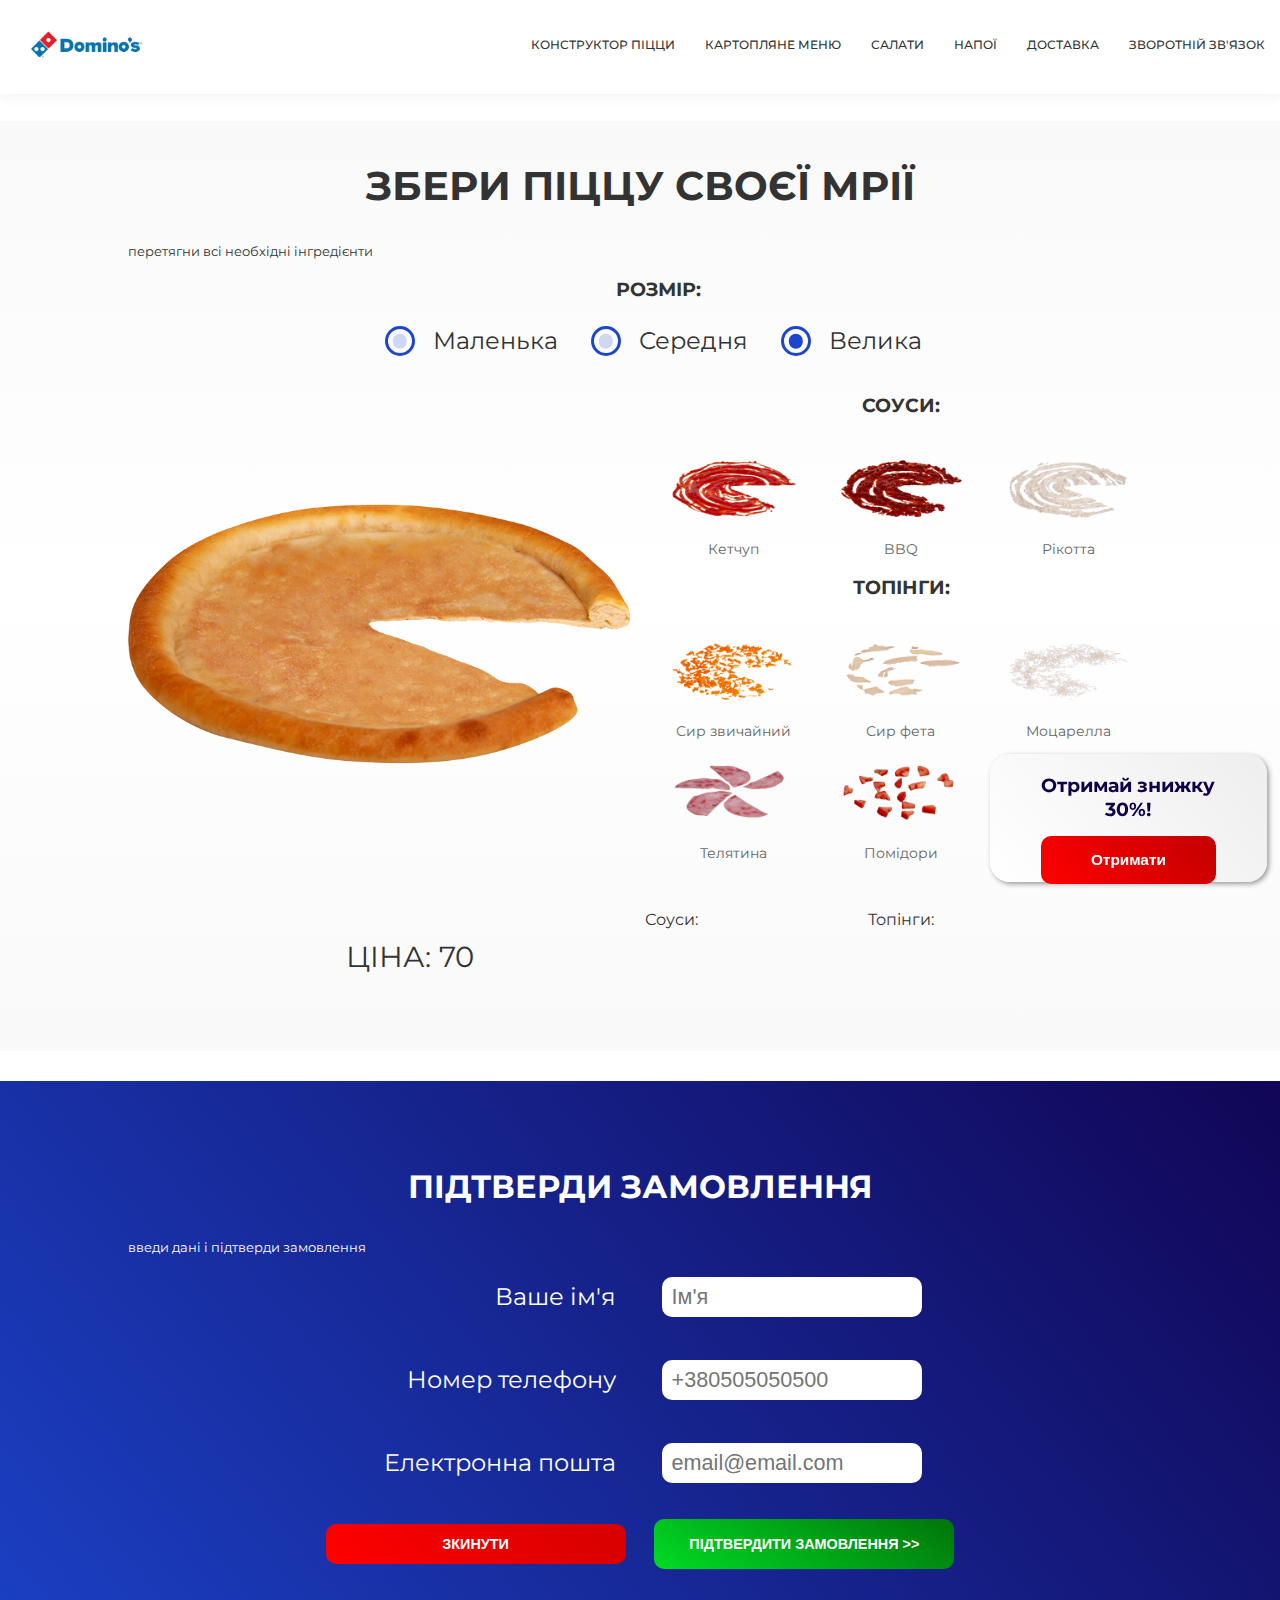
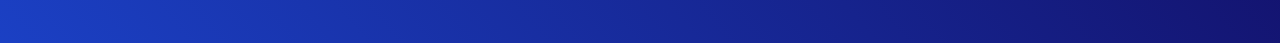
<file: index.html>
<!DOCTYPE html>
<html lang="uk">

<head>
    <meta charset="UTF-8">
    <meta name="viewport" content="width=device-width, initial-scale=1.0">
    <meta http-equiv="X-UA-Compatible" content="ie=edge">
    <title>Піцерія Domino's Pizza</title>
    <link href="https://fonts.googleapis.com/css?family=Montserrat&display=swap" rel="stylesheet">
    <link rel="stylesheet" href="./styles/styles.css">
    <script src="./code/index.js" type="module"></script>
</head>
    <body>
        <header>
            <div class="wrapper">
                    <a href="./index.html"><img id="logo" src="./pizza_pictures/Dominos.png" alt="Логотип Dominos"></a>
                <nav>
                    <ul>
                        <li>Конструктор піцци</li>
                        <li>Картопляне меню</li>
                        <li>Салати</li>
                        <li>Напої</li>
                        <li>Доставка</li>
                        <li>Зворотній зв'язок</li>
                    </ul>
                </nav>
            </div>
        </header>
        <main>
            <h1>Збери піццу своєї мрії</h1>
            <sub>перетягни всi необхiднi iнгредiєнти</sub>
            <div id="banner">Отримай знижку 30%!<br>
                <button id="button">Отримати</button>
            </div>
            <h3>Розмiр:</h3>
            <form id='pizza' action="">
                <label class="radio">
                    <input type="radio" class="radioIn" id="small" name="size" value="small">
                    <span class="fakeRadio"></span>
                    <span>Маленька</span>
                </label>
                <label class="radio">
                    <input type="radio" class="radioIn" id="mid" name="size" value="mid">
                    <span class="fakeRadio"></span>
                    <span>Середня</span></label>
                <label class="radio">
                    <input type="radio" class="radioIn" id="big" name="size" value="big" checked="true">
                    <span class="fakeRadio"></span>
                    <span>Велика</span>
                </label>
            </form>
            <div class="table-wrapper">
                <div class="table" id="target">
                    <img id="cake" src="./pizza_pictures/klassicheskij-bortik_1556622914630.png" alt="Корж класичний">
                </div>
                <div class="ingridients">
                    <h3>Соуси:</h3>
                    <div>       
                        <img draggable="true" class="draggable" id="sauceClassic" src="./pizza_pictures/sous-klassicheskij_1557758736353.png" alt="">
                        <span>Кетчуп</span>
                    </div>
                    <div>
                        <img draggable="true" class="draggable" id="sauceBBQ" src="./pizza_pictures/sous-bbq_155679418013.png" alt="">
                        <span>BBQ</span>
                    </div>
                    <div>
                        <img draggable="true" class="draggable" id="sauceRikotta" src="./pizza_pictures/sous-rikotta_1556623391103.png" alt="">
                        <span>Рiкотта</span>
                    </div>
                    <h3>Топінги:</h3>
                    <div>
                        <img draggable="true" class="draggable" id="cheese_1" src="./pizza_pictures/cheese_ordinary.png" alt="">
                        <span>Сир звичайний</span>
                    </div>
                    <div>
                        <img draggable="true" class="draggable" id="cheese_2" src="./pizza_pictures/feta_cheese.png" alt="">
                        <span>Сир фета</span>
                    </div>
                    <div>
                        <img draggable="true" class="draggable" id="cheese_3" src="./pizza_pictures/mozzarella.png" alt="">
                        <span>Моцарелла</span>
                    </div>
                    <div>
                        <img draggable="true" class="draggable" id="telya" src="./pizza_pictures/telyatina_1556624025747.png" alt="">
                        <span>Телятина</span>
                    </div>
                    <div>
                        <img draggable="true" class="draggable" id="tom" src="./pizza_pictures/tomatoes.png" alt="">
                        <span>Помiдори</span>
                    </div>
                    <div>
                        <img draggable="true" class="draggable" id="mush" src="./pizza_pictures/mushrooms.png" alt="">
                        <span>Гриби</span>
                    </div>
                </div>
            </div>
            <div class="result">
                <div class="price">
                    <p>Цiна: <span id="price"></span></p>
                </div>
                <div class="sauces">
                    <div>Соуси: <div id="sauce"></div></div>
                </div>
                <div class="topings">
                    <div>Топiнги: <div id="topping"></div></div>
                </div>
            </div>
        </main>
        <footer>
            <h2>Пiдтверди замовлення</h2>
            <sub>введи данi i пiдтверди замовлення</sub>
            <form id="info" method="POST" action="./php/mail.php">
                <div class="grid">
                    <label for="name">Ваше ім'я</label>
                    <input placeholder="Iм'я" name="name" type="text"  required>
                    <label for="phone">Номер телефону</label>
                    <input placeholder="+380505050500" name="phone" type="tel" required>
                    <label for="email">Електронна пошта</label>
                    <input placeholder="email@email.com" name="email" type="email" required>
                    <input class='button' name="cancel" type="reset" value="Зкинути">
                    <input class='button' id="btnSubmit" type="button" value="Підтвердити замовлення >>">
                </div>
            </form>
        </footer>
        <script src="./code/index.js" type="module"></script>
    </body>
</html>
</file>
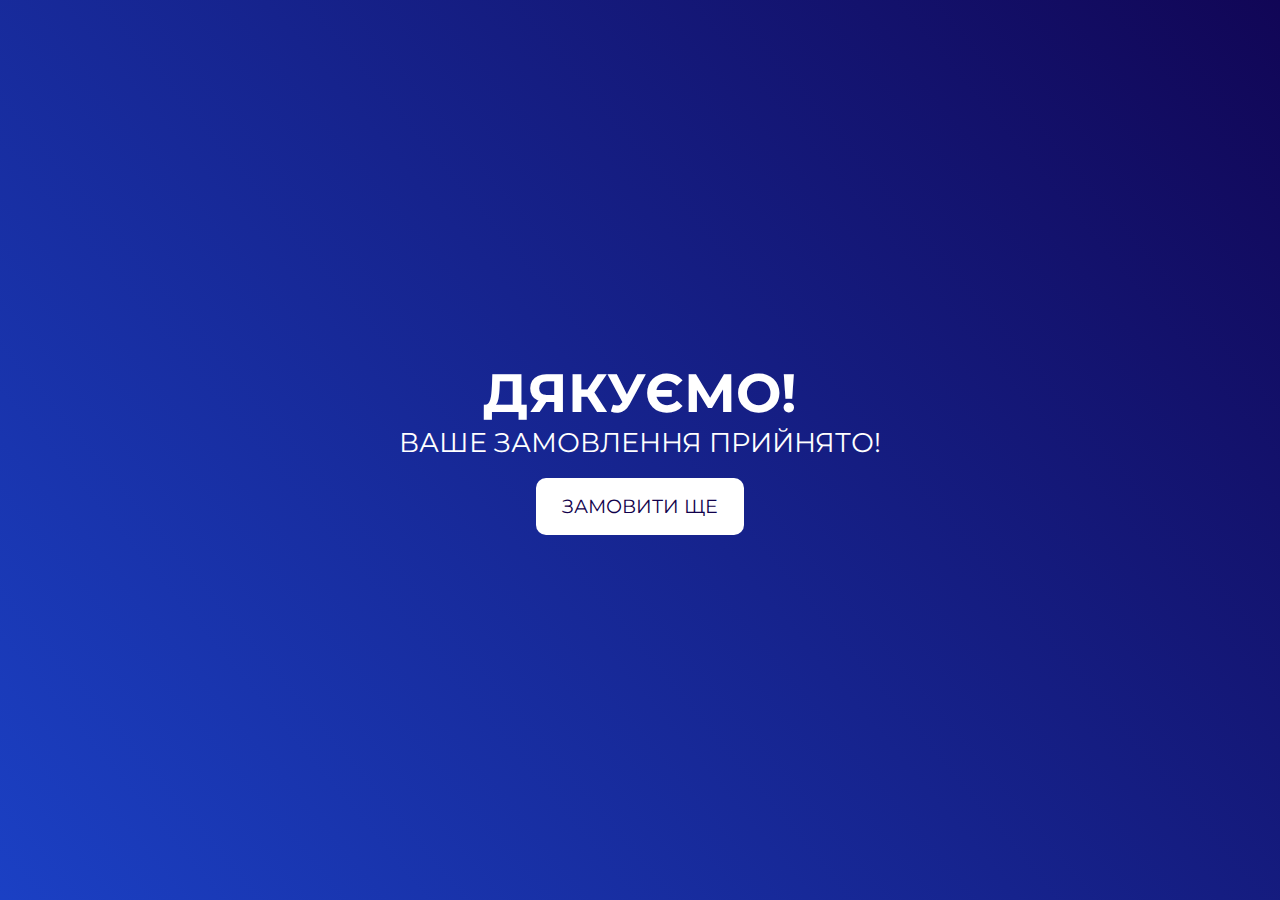
<file: thank_you/index.html>
<!DOCTYPE html>
<html lang="ua">
  <head>
    <meta charset="utf-8">
    <meta http-equiv="X-UA-Compatible" content="IE=edge">
    <meta name="viewport" content="width=device-width, initial-scale=1">
    <meta name="description" content="">
    <meta name="author" content="">
    <title>Дякуємо! Ваш заказ прийнято!</title>
    <link rel="stylesheet" href="../styles/thank-you.css">    
    <link href="https://fonts.googleapis.com/css?family=Montserrat&display=swap" rel="stylesheet">
  </head>
  <body>
    <div class="container">
      <h1>Дякуємо!</h1>
      <p>Ваше замовлення прийнято!</p>
      <a href="../index.html">Замовити ще</a>
    </div>
  </body>
</html>
</file>
<file: styles/styles.css>
:root {
    --main: #1c46cf;
    --sub: #00db25;
    --dark: #10004b;
}

header {
    background-color: white;
    display: flex;
    width: 100%;
}

body {
    margin: 0;
    font-family: 'Montserrat', sans-serif;
    color: #333;
}

#logo {
    height: 30px;
    margin: 30px;
}

.wrapper {
    display: flex;
    width: inherit;
    padding: 0 10%;
    box-shadow: 1px 1px 15px 0 #eee;
}

ul {
    margin: 0;
    display: inherit;
    justify-content: flex-end;
}

li {
    font-size: 0.95em;
    list-style: none;
    font-weight: 500;
    display: inline;
    padding: 0 15px;
}

li:hover {
    color: var(--main);
    cursor: pointer;
}

nav {
    display: inherit;
    text-transform: uppercase;
    width: 100%;
    height: 90px;
    justify-content: flex-end;
    align-items: center;
}

main {
    background: linear-gradient(180deg, #f9f9f9, #fff, #f9f9f9);
    padding: 0 10%;
}

#banner {
    position: fixed;
    bottom: 2%;
    right: 1%;
    background: linear-gradient(50deg, white, #eee);
    box-shadow: 2px 2px 5px #999;
    padding: 1em 1.5em;
    color: var(--dark);
    border-radius: 20px;
    text-align: center;
    font-size: 1.2em;
    font-weight: bold;
    z-index: 3;
    animation: padd .5s ease infinite;
    width: 220px;
    height: 90px;
}

@keyframes padd {
    50% { 
        padding: 1.2em 1.7em;
        margin: 0 -0.2em -0.2em 0;
    }
}

#banner button {
    background: linear-gradient(50deg, red, #c40000);
    padding: 15px 50px;
    margin-top: 15px;
    border: none;
    border-radius: 10px;
    font-size: 0.8em;
    font-weight: bold;
    color: white;
    cursor: pointer;
}

h1 {
    text-transform: uppercase;
    text-align: center;
    padding: 40px 0 0;
    font-size: 2.5em;
}

h3 {
    width: 100%;
    text-align: center;
    margin: 1em;
    text-transform: uppercase;
}

.sub_1, .sub_2 {
    display: block;
    font-size: 1em;
    letter-spacing: 2px;
    text-align: center;
    padding: 10px 0 40px;
}

.table-wrapper {
    display: flex;
    flex-direction: row;
    justify-content: space-around;
}

form {
    text-align: center;
    font-size: 1.5em;
    margin-bottom: 20px;
}

input[type="radio"], input[type="checkbox"] {
    opacity: 0;
}

.fakeRadio {
    display: inline-block;
    border: 3px var(--main) solid;
    border-radius: 50%;
    height: 1em;
    width: 1em;
    position: relative;
    margin-right: 0.5em;
    top: 0.3em;
}

.fakeRadio::before {
    content: '';
    position: absolute;
    display: block;
    height: 0.6em;
    width: 0.6em;
    background-color: var(--main);
    border-radius: 50%;
    top: 50%;
    left: 50%;
    transform: translate(-50%, -50%);
    opacity: 0.2;
    transition: ease-in-out .3s;
}

.radioIn:checked + .fakeRadio::before {
    opacity: 1;
}

.table,
.ingridients {
    width: 50%;
    display: flex;
    flex-wrap: wrap;
    justify-content: space-around;
    align-items: center;
}

.table {
    position: relative;
    margin-right: 20px;
}

.hovered {
    background: #f9f9f9;
    border: 2px dashed var(--main);
    border-radius: 10px;
}

.table > img {
    display: inline-block;
    position: absolute;
    left: 0;
    top: 0;
    right: 0;
    bottom: 0;
    margin: auto;
}

.ingridients span {
    font-size: 0.9em;
    color: #666;
}

.result {
    display: flex;
    flex-direction: row;
    flex-wrap: nowrap;
    justify-content: space-evenly;
    padding: 3em;
}

p {
    font-size: 1.8em;
    text-transform: uppercase;
}

.table-wrapper div img {
    width: 100%;
}

.ingridients div {
    display: inline-block;
    width: 30%;
}

.ingridients div img {
    height: 100px;
}

.ingridients span {
    display: block;
    text-align: center;
}

footer {
    margin-top: 30px;
    background: linear-gradient(50deg, var(--main) -10%, var(--dark) 110%);
    padding: 60px 10% 40px;
}

footer label {
    color: #fff;
}

footer input {
    padding: 10px;
    height: 20px;
    width: 240px;
    margin: 1em;
    border-radius: 10px;
    border: none;
    font-size: 0.9em;
}

.success {
    border: 3.5px #0ff90f solid;
}

.error {
    border: 3.5px red solid;
}

.button {
    padding: 0;
    height: 40px;
    width: 300px;
    font-size: 0.6em;
    background: linear-gradient(50deg, red, #d60000);
    color: white;
    border: none;
    text-transform: uppercase;
    font-weight: 600;
    border-radius: 10px;
    cursor: pointer;
    display: flex;
    align-items: center;
    flex-direction: column;
    justify-content: center;
}

.button:last-child {
    background: linear-gradient(30deg, var(--sub), #00740a);
    height: 50px;
}

address {
    text-align: center;
    margin-top: 40px;
    color: white;
}

.x {
    margin-left: 8px;
    padding: 2px 7px;
    border: none;
    background-color: red;
    font-weight: 900;
    font-size: 1.1em;
    color: white;
    border-radius: 50%;
    box-shadow: 1px 1px 3px 0 #aaa;
}

p.element {
    text-transform: none;
    display: inline-block;
    font-size: 1.2em;
}

.div {
    margin: 1em;
}

footer > h2, footer > sub {
    color: white;
    text-align: center;
}

footer > h2 {
    text-transform: uppercase;
    font-size: 2em;
}

.grid {
    display: grid;
    grid-template-columns: 1fr 1fr;
    align-items: center;
}

footer > form > div > label, input[name='cancel'] {
    justify-self: right;
    margin: 1em;
}

footer > form > div > p {
    grid-column: 2/3;
    justify-self: left;
    padding-left: 1.2em;
    font-size: 0.8em;
    margin-top: -12px;
    text-transform: none;
    color: red;
}

@media(max-width:1100px) {
    .sub_1{
        display: none;
    }
}


@media screen and (max-width:768px){
    nav{
        display: flex;
    }

    li{
        font-size: 13px;
        padding: 0 12px;
    }

    .wrapper{
        display: block;
        padding: 0;
    }

    #banner {
        display: none;
    }

    footer input {
        margin: 0;
    }

    .button {
        width: 100%;
    }

    form {
        font-size: 1.25em;
    }
}


@media screen and (max-width:600px) {
    nav, #banner {
        display: none;
    }

    .wrapper {
        display: block;
        text-align: center;
    }

    .table-wrapper {
        display: block;
        text-align: center;
        margin-top: 135px;
    }

    .ingridients, .table {
        width: 100%;
        margin-top: 130px;
    }
    
    .table {     
        margin: 100px 0;
    }

    label {
        display: block;
    }

    .grid {
        grid-template-columns: 100%;
        justify-items: center;
    }

    .grid > input, input.button {
        width: 90%;
        margin: 10px 0;
        padding: 5%;
    }

    footer > form > div > label, input[name='cancel'], footer > form > div > p {
        justify-self: center;
        margin: 10px 0;
    }

    footer > form > div > input[name='btnSubmit'] {
        width: 100% !important;
    }

    .result {
        display: block;
        padding: 30px 0 0;
        text-align: center;
    }
}

@media (min-width: 768px) {
    .wrapper{
        padding: 0;
    }

    ul {
        padding: 0;
    }

    li {
        font-size: 0.74em;
    }
}


.sauces > div {
    display: flex;
    flex-direction: column;
    align-items: center;
}

#sauce{
    display: inline-flex;
    flex-direction: column;
}

.topping{
    width: 155px;
    text-align: center;
    border: 1px solid;
    padding: 0.5rem;
    border-radius: 0.5rem;
    font-weight: bold;
    background-color: blue;
    color: yellow;
    position: relative;
    display: flex;
    flex-direction: column;
    align-items: center;
}

.topping_quantity{
    width: 25px;
    height: 25px;
    background-color: #f9c234;
    color: black;
    display: flex;
    border-radius: 50%;
    align-items: center;
    justify-content: center;
    position: inherit;
}

#topping {
    display: flex;
    flex-direction: column;
    align-items: center;
}

.button_del_quantity {
    border: none;
    background-color: #ffffff00;  
}

.hover {
    top: 10em;
    position: absolute;
}
</file>
<file: styles/thank-you.css>
* {
    margin: 0;
    padding: 0;
}

:root {
    --main: #1c46cf;
    --sub: #00db25;
    --dark: #10004b;
}

body {
    background: linear-gradient(50deg, var(--main) -10%, var(--dark) 110%);
    font-size: 3vh;
    height: 100vh;
}

.container {
    text-align: center;
    padding-top: 40vh;
    color: white;
    text-transform: uppercase;
    font-family: Montserrat, sans-serif;
}

a {
    display: inline-block;
    padding: 0.9em 1.4em;
    margin: 1em;
    font-size: 0.7em;
    background: white;
    color: var(--dark);
    text-transform: uppercase;
    border-radius: 10px;
    text-decoration: none;
}
</file>
